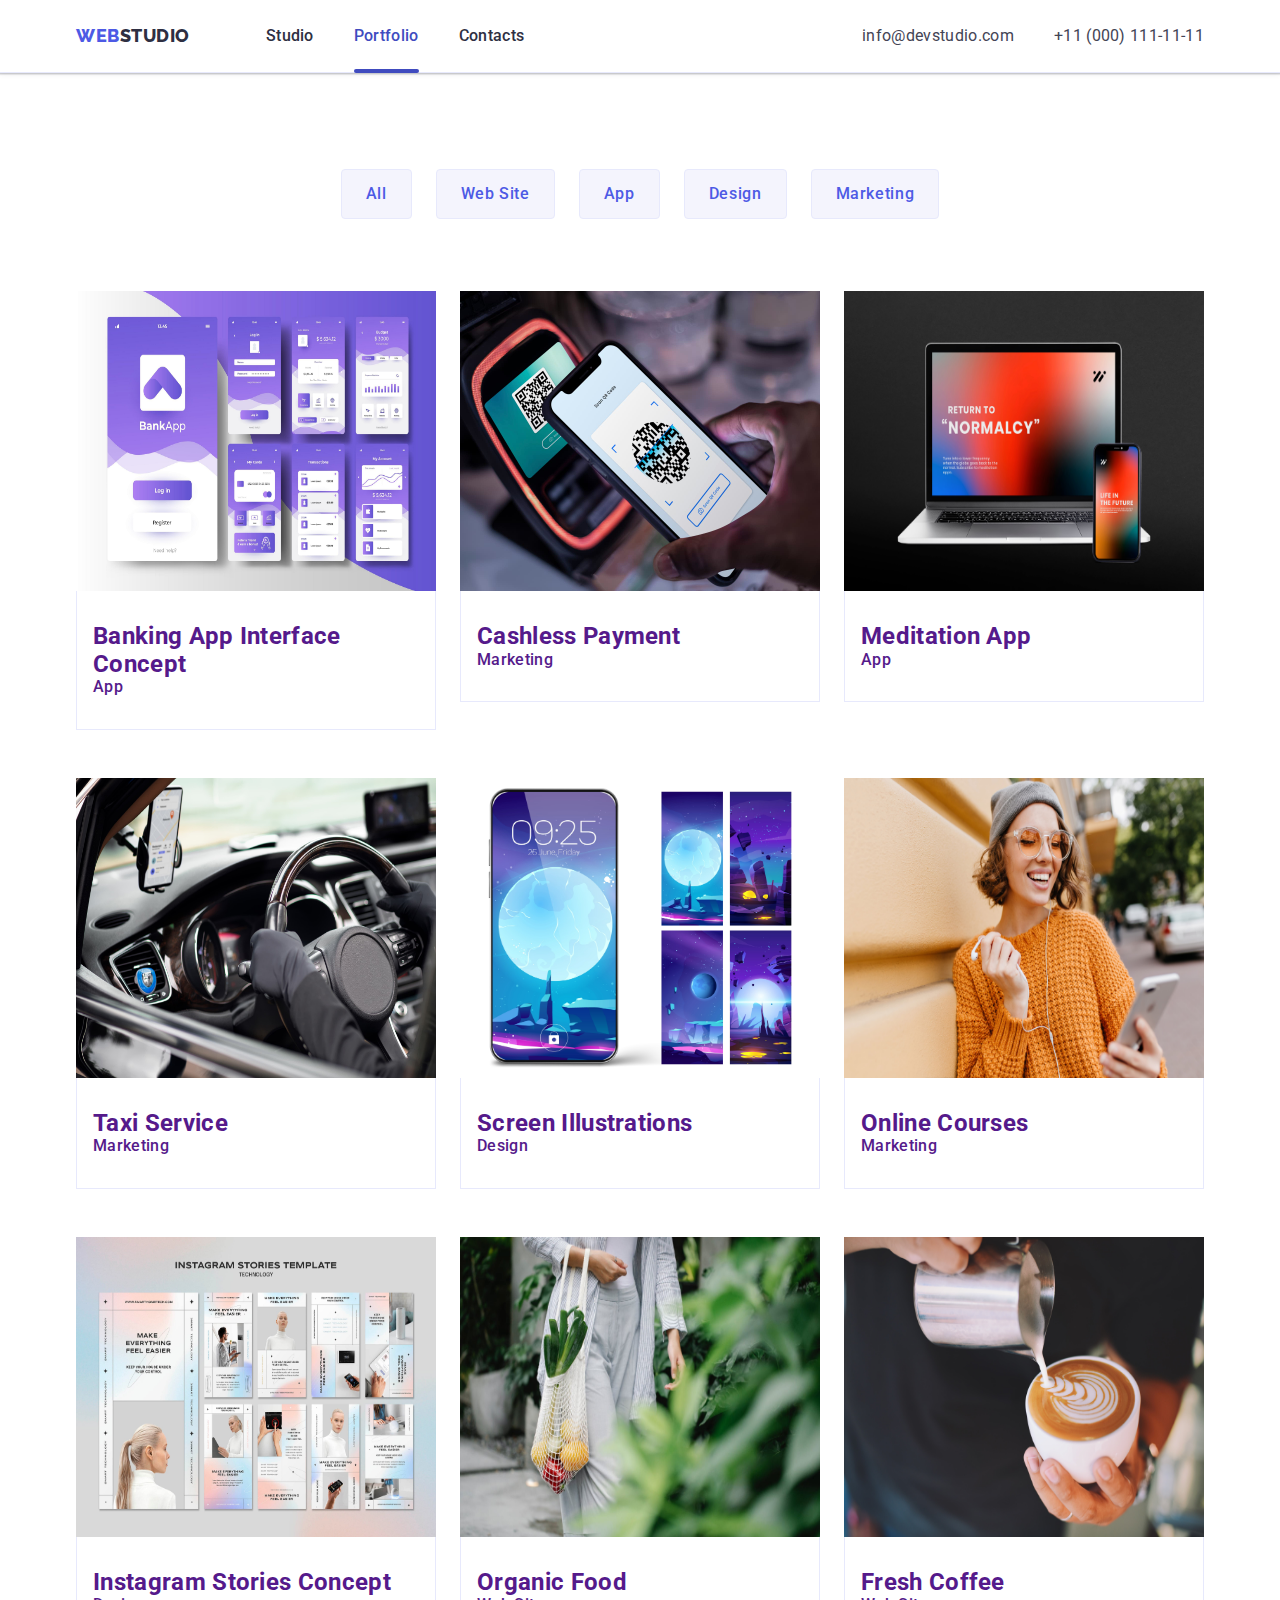
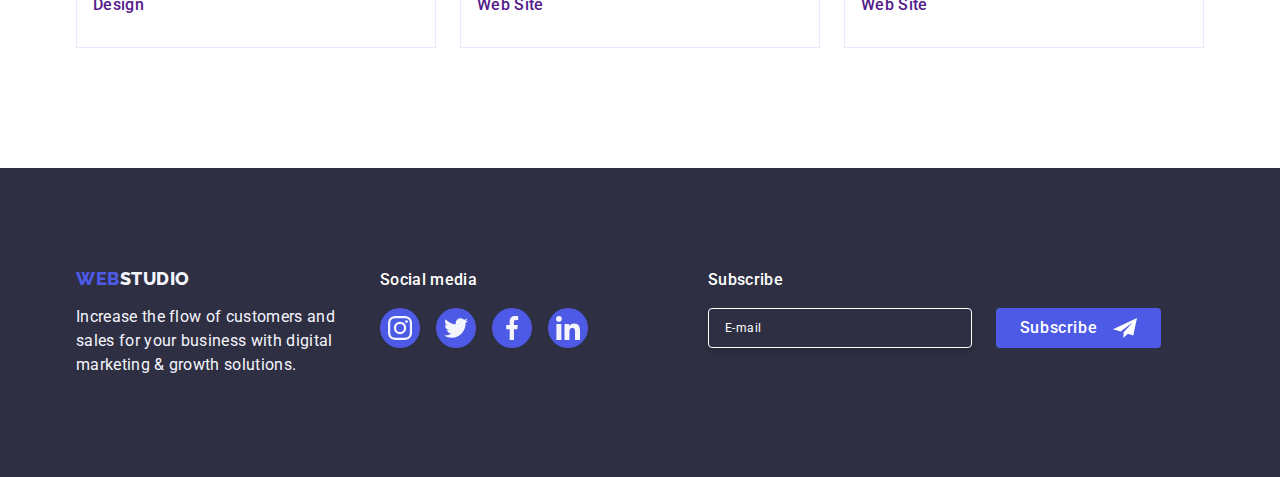
<file: portfolio.html>
<!DOCTYPE html>
<html lang="en">
  <head>
    <meta charset="UTF-8" />
    <meta name="viewport" content="width=device-width, initial-scale=1.0" />
    <title>Portfolio</title>
    <link rel="preconnect" href="https://fonts.googleapis.com" />
    <link rel="preconnect" href="https://fonts.gstatic.com" crossorigin />
    <link
      href="https://fonts.googleapis.com/css2?family=Raleway:wght@800&family=Roboto:wght@400;500;700;900&display=swap"
      rel="stylesheet"
    />
    <link
      rel="stylesheet"
      href="https://cdnjs.cloudflare.com/ajax/libs/modern-normalize/1.0.0/modern-normalize.min.css"
    />
    <link rel="stylesheet" href="./css/styles.css" />
  </head>
  <body>
    <header class="main-container-header">
      <div class="container-header container">
        <nav class="nav-menu">
          <a class="logo link" href="./index.html"
            >Web<span class="header-logo">Studio</span></a
          >
          <ul class="main-menu list">
            <li>
              <a class="link-list link" href="./index.html">Studio</a>
            </li>
            <li>
              <a class="link-list link link-active" href="./portfolio.html">Portfolio</a>
            </li>
            <li>
              <a class="link-list link" href="">Contacts</a>
            </li>
          </ul>
        </nav>
        <address class="contact-details">
          <ul class="contact-details-list list">
            <li>
              <a class="contact-item link" href="mailto:info@devstudio.com"
                >info@devstudio.com</a
              >
            </li>
            <li>
              <a class="contact-item link" href="tel:+110001111111"
                >+11 (000) 111-11-11</a
              >
            </li>
          </ul>
        </address>
      </div>
    </header>
    <main>
      <section class="main-section">
        <div class="container">
          <h1 class="visually-hidden">Hidden text</h1>
          <ul class="container-btns-filter btn-list list">
            <li>
              <button class="btn-filter btn-shadow" type="button">All</button>
            </li>
            <li>
              <button class="btn-filter btn-shadow" type="button">
                Web Site
              </button>
            </li>
            <li>
              <button class="btn-filter btn-shadow" type="button">App</button>
            </li>
            <li>
              <button class="btn-filter btn-shadow" type="button">
                Design
              </button>
            </li>
            <li>
              <button class="btn-filter btn-shadow" type="button">
                Marketing
              </button>
            </li>
          </ul>
          <ul class="grid-list list">
            <li class="project-card">
              <a class="link link-card" href="">
                
                  <div class="transition-project-card">
                  <img
                    src="./images/banking-app.jpg"
                    alt="screenshots of the app
            interface"
                    width="360"
                    height="300"
                  />
                  <p class="description-transition-card">
                    14 Stylish and User-Friendly App Design Concepts · Task
                    Manager App · Calorie Tracker App · Exotic Fruit Ecommerce
                    App · Cloud Storage App
                  </p>
                </div>
                <div class="card-item">
                  <h2 class="title-article">Banking App Interface Concept</h2>
                  <p class="article">App</p>
                </div>
              </a>
            </li>
            <li class="project-card">
              <a class="link link-card" href="">
                <div class="transition-project-card">
                  <img
                    src="./images/cashless-payment.jpg"
                    alt="smartphone scanning qr-code"
                    width="360"
                    height="300"
                  />
                  <p class="description-transition-card">
                    14 Stylish and User-Friendly App Design Concepts · Task
                    Manager App · Calorie Tracker App · Exotic Fruit Ecommerce
                    App · Cloud Storage App
                  </p>
                </div>
                <div class="card-item">
                  <h2 class="title-article">Cashless Payment</h2>
                  <p class="article">Marketing</p>
                </div>
              </a>
            </li>
            <li class="project-card">
              <a class="link link-card" href="">
                <div class="transition-project-card">
                  <img
                    src="./images/meditation-app.jpg"
                    alt="notebook and smartphone"
                    width="360"
                    height="300"
                  />
                  <p class="description-transition-card">
                    14 Stylish and User-Friendly App Design Concepts · Task
                    Manager App · Calorie Tracker App · Exotic Fruit Ecommerce
                    App · Cloud Storage App
                  </p>
                </div>
                <div class="card-item">
                  <h2 class="title-article">Meditation App</h2>
                  <p class="article">App</p>
                </div>
              </a>
            </li>
            <li class="project-card">
              <a class="link link-card" href="">
                <div class="transition-project-card">
                  <img
                    src="./images/taxi-service.jpg"
                    alt="car steering wheel"
                    width="360"
                    height="300"
                  />
                  <p class="description-transition-card">
                    14 Stylish and User-Friendly App Design Concepts · Task
                    Manager App · Calorie Tracker App · Exotic Fruit Ecommerce
                    App · Cloud Storage App
                  </p>
                </div>
                <div class="card-item">
                  <h2 class="title-article">Taxi Service</h2>
                  <p class="article">Marketing</p>
                </div>
              </a>
            </li>
            <li class="project-card">
              <a class="link link-card" href="">
                <div class="transition-project-card">
                  <img
                    src="./images/screen-illustrations.jpg"
                    alt="sample screen-illustrations"
                    width="360"
                    height="300"
                  />
                  <p class="description-transition-card">
                    14 Stylish and User-Friendly App Design Concepts · Task
                    Manager App · Calorie Tracker App · Exotic Fruit Ecommerce
                    App · Cloud Storage App
                  </p>
                </div>
                <div class="card-item">
                  <h2 class="title-article">Screen Illustrations</h2>
                  <p class="article">Design</p>
                </div>
              </a>
            </li>
            <li class="project-card">
              <a class="link link-card" href="">
                <div class="transition-project-card">
                  <img
                    src="./images/online-courses.jpg"
                    alt="young woman with headphones and smartphone"
                    width="360"
                    height="300"
                  />
                  <p class="description-transition-card">
                    14 Stylish and User-Friendly App Design Concepts · Task
                    Manager App · Calorie Tracker App · Exotic Fruit Ecommerce
                    App · Cloud Storage App
                  </p>
                </div>
                <div class="card-item">
                  <h2 class="title-article">Online Courses</h2>
                  <p class="article">Marketing</p>
                </div>
              </a>
            </li>
            <li class="project-card">
              <a class="link link-card" href="">
                <div class="transition-project-card">
                  <img
                    src="./images/instagram-stories-concept.jpg"
                    alt="concept layouts"
                    width="360"
                    height="300"
                  />
                  <p class="description-transition-card">
                    14 Stylish and User-Friendly App Design Concepts · Task
                    Manager App · Calorie Tracker App · Exotic Fruit Ecommerce
                    App · Cloud Storage App
                  </p>
                </div>
                <div class="card-item">
                  <h2 class="title-article">Instagram Stories Concept</h2>
                  <p class="article">Design</p>
                </div>
              </a>
            </li>
            <li class="project-card">
              <a class="link link-card" href="">
                <div class="transition-project-card">
                  <img
                    src="./images/organic-food.jpg"
                    alt="woman with vegetables in a net"
                    width="360"
                    height="300"
                  />
                  <p class="description-transition-card">
                    14 Stylish and User-Friendly App Design Concepts · Task
                    Manager App · Calorie Tracker App · Exotic Fruit Ecommerce
                    App · Cloud Storage App
                  </p>
                </div>
                <div class="card-item">
                  <h2 class="title-article">Organic Food</h2>
                  <p class="article">Web Site</p>
                </div>
              </a>
            </li>
            <li class="project-card">
              <a class="link link-card" href="">
                <div class="transition-project-card">
                  <img
                    src="./images/fresh-coffee.jpg"
                    alt="cup of coffee"
                    width="360"
                    height="300"
                  />
                  <p class="description-transition-card">
                    14 Stylish and User-Friendly App Design Concepts · Task
                    Manager App · Calorie Tracker App · Exotic Fruit Ecommerce
                    App · Cloud Storage App
                  </p>
                </div>
                <div class="card-item">
                  <h2 class="title-article">Fresh Coffee</h2>
                  <p class="article">Web Site</p>
                </div>
              </a>
            </li>
          </ul>
        </div>
      </section>
    </main>
    <footer class="last-section">
      <div class="container container-footer">
        <div class="footer-column1">
          <a class="logo link" href="./index.html"
            >Web<span class="footer-logo">Studio</span></a
          >
          <p class="last-section-text">
            Increase the flow of customers and sales for your business with
            digital marketing & growth solutions.
          </p>
        </div>
        <div class="container-footer-icons">
          <p class="footer-socials-title">Social media</p>
          <ul class="footer-socials">
            <li class="footer-object-social-icon">
              <a class="socialmedia-footer-link" href="">
                <svg class="footer-icon-socialmedia" width="24" height="24">
                  <use href="./images/icons.svg#icon-social-instagram-2"></use>
                </svg>
              </a>
            </li>
            <li class="footer-object-social-icon">
              <a class="socialmedia-footer-link" href="">
                <svg class="footer-icon-socialmedia" width="24" height="24">
                  <use href="./images/icons.svg#icon-social-twitter-1"></use>
                </svg>
              </a>
            </li>
            <li class="footer-object-social-icon">
              <a class="socialmedia-footer-link" href="">
                <svg class="footer-icon-socialmedia" width="24" height="24">
                  <use href="./images/icons.svg#icon-social-facebook-1"></use>
                </svg>
              </a>
            </li>
            <li class="footer-object-social-icon">
              <a class="socialmedia-footer-link" href="">
                <svg class="footer-icon-socialmedia" width="24" height="24">
                  <use href="./images/icons.svg#icon-social-linkedin-1"></use>
                </svg>
              </a>
            </li>
          </ul>
        </div>
        <div class="container-footer-form">
          <p class="footer-form-title">Subscribe</p>
          <form class="footer-form">
            <label class="footer-form-label">
            <input 
              class="footer-input-form"
              name="email"
              type="email"
              placeholder="E-mail"
              required></label>
          <button class="btn-submit-footer" type="submit">Subscribe
              <svg class="footer-form-icon" width="24" height="24">
                <use href="./images/icons.svg#icon-Frame-3"></use></svg>
            </button>
          </form>
        </div>
      </div>
    </footer>
  </body>
</html>
</file>
<file: css/styles.css>
:root {
  --brand-color-iris: #4d5ae5;
  --brand-color-navyblue: #2e2f42;
  --brand-color-slate: #434455;
  --brand-color-white: #ffffff;
  --brand-color-cloud: #f4f4fd;
  --brand-color-ocean: #404bbf;
  --brand-color-buttonsborder: #e7e9fc;
  --brand-color-light-slate: #8e8f99;
  --brand-color-dairy: #fcfcfc;
}
body {
  font-family: "Roboto", sans-serif;
  color: #434455;
  background-color: #fff;
  overflow-x: hidden;
}

*,
*::before,
*::after {
  margin: 0;
  padding: 0;
  box-sizing: border-box;
}

img {
  display: block;
}

.logo {
  font-family: "Raleway", sans-serif;
  font-weight: 800;
  font-size: 18px;
  line-height: 1.17;
  letter-spacing: 0.03em;
  text-transform: uppercase;
  color: var(--brand-color-iris);
  display: inline-block;
}

.nav-menu > .logo {
  margin-top: 16px;
}

.link {
  text-decoration: none;
}

.link-list {
  position: relative;
  display: inline-block;
  line-height: 1.5;
  letter-spacing: 0.02em;
  color: var(--brand-color-navyblue);
  transition: color 250ms cubic-bezier(0.4, 0, 0.2, 1);
  font-weight: 500;
  padding: 24px 0;
}

.link-list:hover,
.link-list:focus {
  color: var(--brand-color-ocean);
  transition: 250ms;
  animation-timing-function: cubic-bezier(0.4, 0, 0.2, 1);
}

.link-list:focus::after,
.link-list:active::after {
  opacity: 1;
}

.link-active {
  color: var(--brand-color-ocean);
}

.header-logo {
  color: var(--brand-color-navyblue);
}

.footer-logo {
  color: var(--brand-color-cloud);
}

.list {
  list-style-type: none;
  color: var(--brand-color-navyblue);
  font-weight: 500;
  letter-spacing: 0.32px;
  text-decoration: none;
}

.list,
.list-section,
.section-team,
.btn-list {
  list-style-type: none;
}

.contact-details-list {
  font-style: normal;
  display: flex;
  justify-content: flex-end;
  gap: 40px;
  letter-spacing: 0.32px;
  list-style-type: none;
}

.contact-details-list-mobile {
}

.contact-item {
  font-weight: 400;
  line-height: 1.5;
  letter-spacing: 0, 02em;
  color: var(--brand-color-slate);
  transition: color 250ms cubic-bezier(0.4, 0, 0.2, 1);
}

.contact-item:hover,
.contact-item:focus {
  color: var(--brand-color-ocean);
  transition: 250ms;
  animation-timing-function: cubic-bezier(0.4, 0, 0.2, 1);
}

.block-with-button {
  padding: 188px 0;
  display: flex;
  flex-direction: column;
  justify-content: center;
  background-color: var(--brand-color-navyblue);
  background-image: linear-gradient(
      rgba(46, 47, 66, 0.7),
      rgba(46, 47, 66, 0.7)
    ),
    url("../images/people-office.jpg");
  background-size: cover;
  background-position: center;
  background-repeat: no-repeat;
  position: relative;
  max-width: 1440px;
  margin: 0 auto;
}

@media (min-device-pixel-ratio: 2),
  (-webkit-min-device-pixel-ratio: 2),
  (min-resolution: 192dpi),
  (min-resolution: 2dppx) {
  .block-with-button {
    background-image: url("../images/people-office@2x.jpg");
  }
}

.text-block {
  position: relative;
  max-width: 496px;
  font-size: 56px;
  line-height: 1.07;
  text-align: center;
  letter-spacing: 0.02em;
  color: var(--brand-color-white);
  font-weight: 700;
  display: flex;
  align-self: center;
}
.btn-order {
  position: relative;
  display: block;
  min-width: 169px;
  height: 56px;
  border: none;
  background-color: var(--brand-color-iris);
  border-radius: 4px;
  cursor: pointer;
  align-self: center;
  font-family: inherit;
  font-weight: 500;
  font-size: 16px;
  line-height: 1.5;
  letter-spacing: 0.04em;
  color: var(--brand-color-white);
  padding: 16px 32px;
  margin-top: 48px;
  transition: background-color 250ms cubic-bezier(0.4, 0, 0.2, 1);
}

.btn-order:hover {
  background-color: var(--brand-color-ocean);
  color: var(--brand-color-white);
  transition: 250ms;
  animation-timing-function: cubic-bezier(0.4, 0, 0.2, 1);
}

.btn-order:focus {
  background-color: var(--brand-color-ocean);
  transition: 250ms;
  animation-timing-function: cubic-bezier(0.4, 0, 0.2, 1);
}

.center {
  text-align: center;
}

.section-team {
  padding: 120px 0;

  text-align: center;

  background-color: var(--brand-color-cloud);
}

.photo-team {
  display: block;
  object-fit: cover;
}

.team-item {
  background-color: var(--brand-color-white);
  border-radius: 0 0 4px 4px;

  box-shadow: 0px 2px 1px 0px rgba(46, 47, 66, 0.08),
    0px 1px 1px 0px rgba(46, 47, 66, 0.16),
    0px 1px 6px 0px rgba(46, 47, 66, 0.08);
}

.title-section {
  margin-bottom: 72px;
  font-size: 36px;
  line-height: 1.11;
  text-align: center;
  letter-spacing: 0.02em;
  text-transform: capitalize;
  color: var(--brand-color-navyblue);
  font-weight: 700;
}

.section-customers {
  padding-top: 120px;
  padding-bottom: 120px;
}

.customers-list {
  display: flex;
  flex-wrap: wrap;
  gap: 24px;
  list-style: none;
  justify-content: center;
}

.customer-item {
  height: 88px;
  /* width: calc(100% - 20px) / 2; */
  /* flex-basis: calc((100% - 120px) / 2); */
}

.customer-logo {
  fill: currentColor;
  width: 168px;
}

.customer-logo:hover {
  fill: var(--brand-color-ocean);
  transition: 250ms;
  animation-timing-function: cubic-bezier(0.4, 0, 0.2, 1);
}

.customer-link {
  width: 100%;
  height: 100%;
  border: 1px solid var(--brand-color-light-slate);
  border-radius: 4px;
  display: flex;
  align-items: center;
  justify-content: center;
  color: var(--brand-color-light-slate);
  transition: border-color 250ms cubic-bezier(0.4, 0, 0.2, 1),
    color 250ms cubic-bezier(0.4, 0, 0.2, 1);
}

.customer-link:hover,
.customer-link:focus {
  border-color: var(--brand-color-ocean);
  color: var(--brand-color-ocean);
  transition: 250ms;
  animation-timing-function: cubic-bezier(0.4, 0, 0.2, 1);
}
.last-section {
  background-color: var(--brand-color-navyblue);
  padding: 100px 20px;
}

.last-section-text {
  color: var(--brand-color-cloud);
  letter-spacing: 0.32px;
  line-height: 1.5;
  max-width: 264px;
}

.footer-column1 {
  /* margin-right: 120px; */
}

.container-footer {
  display: flex;
  flex-direction: column;
  align-items: center;
  justify-content: space-between;
  gap: 40px;
}

.container-footer-icons .container-mobile-icons {
  display: inline-block;
}

.footer-socials-title {
  font-weight: 500;
  font-size: 16px;
  line-height: 1.5;
  letter-spacing: 0.02em;
  color: var(--brand-color-white);
  margin-bottom: 16px;
}

.footer-socials {
  display: flex;
  justify-content: center;
  gap: 16px;
  list-style: none;
}

.btn-filter {
  background: var(--brand-color-cloud);
  font-weight: 500;
  font-size: 16px;
  line-height: 1.5;
  letter-spacing: 0.04em;
  color: var(--brand-color-iris);
  cursor: pointer;
  font-family: "Roboto", sans-serif;
  padding: 12px 24px;
  border: 1px solid var(--brand-color-buttonsborder);
  border-radius: 4px;
  transition: color 250ms cubic-bezier(0.4, 0, 0.2, 1),
    background-color 250ms cubic-bezier(0.4, 0, 0.2, 1),
    border-color 250ms cubic-bezier(0.4, 0, 0.2, 1),
    box-shadow 250ms cubic-bezier(0.4, 0, 0.2, 1);
}

.btn-filter:hover,
.btn-filter:focus {
  color: var(--brand-color-white);
  background-color: var(--brand-color-ocean);
  border: 1px solid transparent;
  border-radius: 4px;
  transition: 250ms;
  animation-timing-function: cubic-bezier(0.4, 0, 0.2, 1);
}

.btn-shadow:hover,
.btn-shadow:focus {
  box-shadow: 0px 2px 2px 0px rgba(0, 0, 0, 0.12),
    0px 2px 1px 0px rgba(0, 0, 0, 0.08), 0px 3px 1px 0px rgba(0, 0, 0, 0.1);
  transition: 250ms;
  animation-timing-function: cubic-bezier(0.4, 0, 0.2, 1);
}

.main-container-header {
  border-bottom: 1px solid #e7e9fc;
  box-shadow: 0px 1px 6px 0px rgba(46, 47, 66, 0.08),
    0px 1px 1px 0px rgba(46, 47, 66, 0.16),
    0px 2px 1px 0px rgba(46, 47, 66, 0.08);
}

.container-header {
  display: none;
  justify-content: space-between;
  align-items: center;
}

.nav-menu {
  display: flex;
  align-items: center;
}

.main-menu {
  display: flex;
  gap: 40px;
  max-height: 72px;
}

.container-text-block {
  display: flex;
  flex-direction: column;
  justify-content: center;
}

.section-features {
  padding: 120px 16px;
}

.features-list {
  display: flex;
  flex-wrap: wrap;
  gap: 24px;
  justify-content: flex-start;
}

.feature-icon-box {
  background-color: var(--brand-color-cloud);
  border-radius: 4px;
  margin-bottom: 8px;
  display: none;
  align-items: center;
  justify-content: center;
  height: 112px;
}

.section-images {
  padding-bottom: 120px;
  display: none;
}

.title-section-images {
  margin-bottom: 72px;
  text-align: center;
  font-size: 36px;
  line-height: 1.11;
  text-transform: capitalize;
  color: var(--brand-color-navyblue);
  font-weight: 700;
  letter-spacing: 0.02em;
}

.container-images-list {
  display: flex;
  gap: 24px;
}

.box-image {
  width: calc((100% - 48px) / 3);
}

.container-photos-team {
  display: flex;
  justify-content: center;
  flex-wrap: wrap;
  gap: 24px;
  align-items: center;
}

.container-boxname {
  padding: 32px 0;
}

.visually-hidden {
  position: absolute;
  width: 1px;
  height: 1px;
  margin: -1px;
  border: 0;
  padding: 0;
  white-space: nowrap;
  clip-path: inset(100%);
  clip: rect(0 0 0 0);
  overflow: hidden;
}

.container-btns-filter {
  display: flex;
  justify-content: center;
  gap: 24px;
  margin-bottom: 72px;
}

.grid-list {
  display: flex;
  flex-wrap: wrap;
  column-gap: 24px;
  row-gap: 48px;
}

.project-card {
  width: calc((100% - 48px) / 3);
}

.project-card:hover,
.project-card:focus {
  box-shadow: 0px 2px 1px 0px rgba(46, 47, 66, 0.08),
    0px 1px 1px 0px rgba(46, 47, 66, 0.16),
    0px 1px 6px 0px rgba(46, 47, 66, 0.08);
}

.transition-project-card {
  display: block;
  position: relative;
  overflow: hidden;
}

.transition-project-card:hover::after {
  transform: translateY(-100%);
}

.description-transition-card {
  position: absolute;
  top: 0;
  font-size: 16 px;
  font-weight: 400;
  line-height: 1.5;
  letter-spacing: 0.32px;
  color: var(--brand-color-cloud);
  padding: 40px 32px;
  background-color: var(--brand-color-iris);
  height: 100%;
  width: 100%;
  transform: translateY(100%);
  transition: transform 250ms cubic-bezier(0.4, 0, 0.2, 1);
}

.description-transition-card::after {
  content: "";
  position: absolute;
}

.description-transition-card:hover::after {
  transform: translateY(-100%);
}

.link-card:hover .description-transition-card,
.link-card:focus .description-transition-card {
  transform: translateY(0%);
  transition: 250ms;
  animation-timing-function: cubic-bezier(0.4, 0, 0.2, 1);
}
.link-card {
  transition: box-shadow 250ms cubic-bezier(0.4, 0, 0.2, 1);
}

.link-card:hover,
.link-card:focus {
  box-shadow: 0px 2px 1px 0px rgba(46, 47, 66, 0.08),
    0px 1px 1px 0px rgba(46, 47, 66, 0.16),
    0px 1px 6px 0px rgba(46, 47, 66, 0.08);
  transition: 250ms;
  animation-timing-function: cubic-bezier(0.4, 0, 0.2, 1);
}
.main-section {
  padding-top: 96px;
  padding-bottom: 120px;
}

.card-item {
  padding: 32px 16px;
  border: 1px solid var(--brand-color-buttonsborder);
  border-top: none;
  transition: 250ms;
  animation-timing-function: cubic-bezier(0.4, 0, 0.2, 1);
}

h2 > .title-article {
  margin-bottom: 8px;
}

.icon-socialmedia {
  width: 16px;
  height: auto;
  fill: var(--brand-color-cloud);
}

.socialmedia-link {
  width: 100%;
  height: 100%;
  background-color: var(--brand-color-iris);
  border-radius: 50%;
  display: flex;
  align-items: center;
  justify-content: center;
  transition: background-color 250ms cubic-bezier(0.4, 0, 0.2, 1);
}

.socialmedia-link:hover,
.socialmedia-link:focus {
  background-color: var(--brand-color-ocean);
  transition: background-color 250ms cubic-bezier(0.4, 0, 0.2, 1);
}

.footer-icon-socialmedia {
  fill: var(--brand-color-cloud);
}

.icons-socialmedia-team {
  list-style: none;
  display: flex;
  justify-content: center;
  gap: 24px;
  margin-top: 8px;
  margin-left: 16px;
  margin-right: 16px;
}

.object-social-icon {
  width: 40px;
  height: 40px;
}

.footer-object-social-icon {
  width: 40px;
  height: 40px;
  gap: 16px;
}

.socialmedia-footer-link {
  width: 100%;
  height: 100%;
  background-color: var(--brand-color-iris);
  border-radius: 50%;
  display: flex;
  align-items: center;
  justify-content: center;
  transition: background-color 250ms cubic-bezier(0.4, 0, 0.2, 1);
}

.socialmedia-footer-link:hover,
.socialmedia-footer-link:focus {
  background-color: #31d0aa;
  transition: 250ms;
  animation-timing-function: cubic-bezier(0.4, 0, 0.2, 1);
}

.container-footer-form {
  display: inline-block;
}

.footer-form-title {
  margin-bottom: 16px;
  font-weight: 500;
  font-size: 16px;
  line-height: 1.5;
  letter-spacing: 0.02em;
  color: var(--brand-color-white);
}

.footer-form {
  display: flex;
  flex-wrap: wrap;
  justify-content: center;
  gap: 24px;
}

.footer-input-form {
  width: 264px;
  height: 40px;
  border: 1px solid var(--WHITE, #fff);
  background-color: transparent;
  font-size: 12px;
  line-height: 1.5;
  letter-spacing: 0.04em;
  padding-left: 16px;
  box-shadow: 0px 4px 4px 0px rgba(0, 0, 0, 0.15);
  border-radius: 4px;
  color: var(--brand-color-white);
  /* margin-bottom: 16px; */
  justify-content: center;
}

.footer-input-form::placeholder {
  color: #fff;
}

.btn-submit-footer {
  min-width: 165px;
  height: 40px;
  display: flex;
  justify-content: center;
  align-items: center;
  font-family: "Roboto", sans-serif;
  font-size: 16px;
  font-weight: 500;
  line-height: 1.5;
  letter-spacing: 0.04em;
  color: var(--brand-color-white);
  cursor: pointer;
  background-color: var(--brand-color-iris);
  border: none;
  border-radius: 4px;
  margin: auto;
}

.btn-submit-footer:hover,
.btn-submit-footer:focus {
  background-color: var(--brand-color-ocean);
  color: var(--brand-color-white);
  transition: 250ms;
  animation-timing-function: cubic-bezier(0.4, 0, 0.2, 1);
}

.footer-form-icon {
  margin-left: 16px;
  fill: var(--brand-color-white);
}

/* modal-window */
.backdrop {
  position: fixed;
  left: 0;
  top: 0;
  width: 100%;
  height: 100%;
  background-color: rgba(46, 47, 66, 0.4);
  transition: opacity 250ms cubic-bezier(0.4, 0, 0.2, 1),
    visibility 250ms cubic-bezier(0.4, 0, 0.2, 1);
}

.modal {
  padding-top: 72px;
  padding-bottom: 24px;
  padding-left: 24px;
  padding-right: 24px;

  position: absolute;
  top: 50%;
  left: 50%;
  transform: translate(-50%, -50%);
  max-width: 408px;
  width: 90%;
  min-height: 584px;
  background-color: var(--brand-color-dairy);
  box-shadow: 0px 2px 1px 0px rgba(0, 0, 0, 0.2),
    0px 1px 3px 0px rgba(0, 0, 0, 0.12), 0px 1px 1px 0px rgba(0, 0, 0, 0.14);
  border-radius: 4px;
  transition: transform 250ms cubic-bezier(0.4, 0, 0.2, 1);
}

.close-btn {
  position: absolute;
  top: 24px;
  right: 24px;
  width: 24px;
  height: 24px;
  background-color: var(--brand-color-buttonsborder);
  border: 1px solid rgba(0, 0, 0, 0.1);
  border-radius: 50%;
  display: flex;
  align-items: center;
  justify-content: center;
  cursor: pointer;
  transition: background-color 250ms cubic-bezier(0.4, 0, 0.2, 1),
    border 250ms cubic-bezier(0.4, 0, 0.2, 1);
}

.close-btn:hover,
.close-btn:focus {
  background-color: var(--brand-color-ocean);
  border: none;
  fill: var(--brand-color-white);
}

.is-hidden {
  opacity: 0;
  visibility: hidden;
  pointer-events: none;
}

.icon-close-modal-window {
  transition: fill 250ms cubic-bezier(0.4, 0, 0.2, 1);
}

.description-modal-window {
  font-weight: 500;
  font-size: 16px;
  line-height: 1.5;
  text-align: center;
  letter-spacing: 0.02em;
  color: var(--brand-color-navyblue);
  margin-bottom: 16px;
}

.order-form {
  display: flex;
}

.fieldname-modal {
  font-size: 12px;
  line-height: 1.17;
  letter-spacing: 0.04em;
  display: block;
  margin-bottom: 4px;
}

.fieldname-text-color {
  color: var(--brand-color-light-slate);
}

.input-field-container {
  position: relative;
}

.input-field-container:focus .placeholder-textfield-feedback {
  color: var(--brand-color-navyblue);
  padding-top: 8px;
}

.input-field-container:focus-within svg {
  fill: var(--brand-color-iris);
}

.input-container {
  margin-bottom: 8px;
}

.input-feedback-container {
  margin-bottom: 16px;
}

.input-textfield-modal {
  width: 100%;
  height: 40px;
  border: 1px solid rgba(46, 47, 66, 0.4);
  border-radius: 4px;
  background-color: transparent;
  padding-left: 38px;
  outline: transparent;
  transition: border-color 250ms cubic-bezier(0.4, 0, 0.2, 1);
  font-family: "Roboto", sans-serif;
}

.input-textfield-modal:focus {
  border-color: var(--brand-color-iris);
}

.textfield-feedback-modal {
  height: 120px;
  font-size: 12px;
  line-height: 1.17;
  letter-spacing: 0.04em;
  color: rgba(46, 47, 66, 0.4);
  border: 1px solid rgba(46, 47, 66, 0.4);
  border-radius: 4px;
  background-color: transparent;
  padding: 8px 16px;
  outline: transparent;
  resize: none;
  transition: border-color 250ms cubic-bezier(0.4, 0, 0.2, 1);
}

.textfield-feedback-modal:focus {
  border-color: var(--brand-color-iris);
}

.input-checkbox-container {
  margin-bottom: 24px;
}

.approval-description {
  display: block;
  font-size: 12px;
  line-height: 1.17;
  letter-spacing: 0.04em;
  color: var(--brand-color-light-slate);
  margin-bottom: 24px;
}

.input-checkbox-icon {
  width: 16px;
  height: 16px;
  border: 1px solid rgba(46, 47, 66, 0.4);
  border-radius: 2px;
  transition: background-color 250ms cubic-bezier(0.4, 0, 0.2, 1),
    border 250ms cubic-bezier(0.4, 0, 0.2, 1),
    fill 250ms cubic-bezier(0.4, 0, 0.2, 1);
  display: inline-flex;
  align-items: center;
  justify-content: center;
  fill: transparent;
}

.input-checkbox-modal:checked + .approval-description .input-checkbox-icon {
  background-color: var(--brand-color-ocean);
  border: none;
  fill: var(--brand-color-cloud);
}

.privacy-policy-link {
  color: var(--brand-color-iris);
  line-height: 16px;
}

.btn-submit-modal {
  display: block;
  min-width: 169px;
  height: 56px;
  font-family: "Roboto", sans-serif;
  font-size: 16px;
  font-weight: 500;
  line-height: 1.5;
  letter-spacing: 0.04em;
  color: var(--brand-color-white);
  cursor: pointer;
  background: var(--brand-color-iris);
  border: none;
  border-radius: 4px;
  transition: background-color 250ms cubic-bezier(0.4, 0, 0.2, 1);
  margin-top: 24px;
  margin-left: auto;
  margin-right: auto;
}

.btn-submit-modal:hover,
.btn-submit-modal:focus {
  background-color: var(--brand-color-ocean);
  color: var(--brand-color-white);
  transition: 250ms;
  animation-timing-function: cubic-bezier(0.4, 0, 0.2, 1);
}

.modal-window-icon {
  position: absolute;
  left: 16px;
  top: 50%;
  transform: translateY(-50%);
  transition: fill 250ms cubic-bezier(0.4, 0, 0.2, 1);
}

.js-menu-container {
  display: none;
}

.js-menu-container.is-open {
  display: flex;
  flex-direction: column;
  position: fixed;
  top: 0;
  bottom: 0;
  left: 0;
  right: 0;
  background-color: var(--brand-color-white);
  z-index: 100;
  padding: 40px;
}

.mobile-menu-container {
  display: flex;
  width: 100%;
  justify-content: space-between;
  align-items: center;
  height: 70px;
}

.side-menu-mobile {
  width: 100%;
  background-color: white;
}

.mobile-logo {
  justify-content: center;
  margin-left: 16px;
}
.hamburger-menu-btn {
  background-color: transparent;
  border: none;
  width: 32px;
  height: 22px;
  margin-right: 16px;
}

.mobile-nav-menu {
  display: flex;
  flex-direction: column;
  justify-content: space-between;
  flex-grow: 1;
}
.btn-close-mobile-menu {
  border: 1px solid rgba(0, 0, 0, 0.1);
  border-color: var(--brand-color-buttonsborder);
  background: transparent;
  width: 24px;
  height: 24px;
  border-radius: 50%;

  display: flex;
  align-items: center;
  justify-content: center;
  cursor: pointer;
  transition: background-color 250ms cubic-bezier(0.4, 0, 0.2, 1),
    border 250ms cubic-bezier(0.4, 0, 0.2, 1);
}

.main-menu-mobile {
  display: flex;
  flex-direction: column;
}

.main-menu-mobile::after {
  display: none;
}

.link-list-mobile {
  font-size: 36px;
  font-weight: 700;
  line-height: 40px;
  letter-spacing: 0.72px;

  display: inline-block;
  gap: 40px;
  color: var(--brand-color-navyblue);
  transition: color 250ms cubic-bezier(0.4, 0, 0.2, 1);
  font-weight: 500;
}

.mobile-menu-socials {
  display: flex;
  list-style: none;
  justify-content: center;
  align-items: center;
  gap: 56px;
}

.mobile-social-icon {
  width: 40px;
  height: 40px;
}

.contact-mobile-list {
  display: flex;
  flex-direction: column;
  margin-bottom: 48px;
  margin-top: 284px;
  gap: 56px;
}

.mobile-contact-phone {
  width: 100%;
  display: flex;
  flex-wrap: nowrap;
  color: var(--brand-color-iris);
  font-size: 36px;
  font-weight: 700;
  line-height: 40px;
  font-style: normal;
}

.mobile-contact-email {
  color: var(--brand-color-slate);
  font-size: 20px;
  font-weight: 500;
  line-height: 24px;
  letter-spacing: 0, 4px;
  font-style: normal;
}

.button-container {
  position: absolute;
  top: 24px;
  right: 24px;
}

.container-mobile-icons {
  display: flex;
  justify-content: center;
}

@media (max-width: 767px) {
  .box-feature {
    flex: 1;
    min-width: 300px;
    margin: 16px;
    text-align: left;
  }

  .link-active-mobile {
    color: var(--brand-color-ocean);
  }

  .link-list {
    padding: 0;
  }

  .link-list-mobile {
    font-weight: 700;
  }

  .footer-form-title {
    display: flex;
    justify-content: center;
  }
  .footer-form-label {
    width: 100%;
    margin: 0 auto;
    display: flex;
    justify-content: center;
  }

  .social-media-title {
    display: flex;
    align-items: center;
  }

  .last-section-text {
    margin-top: 18px;
  }

  .footer-input-form {
    width: 100%;
  }

  .footer-socials-title {
    justify-content: center;
  }

  .container-footer-icons {
    text-align: center;
  }

  .footer-column1 {
    text-align: center;
  }
  .features-list .title-article {
    font-size: 36px;
    font-weight: 700;
    line-height: 40px;
    letter-spacing: 0.72px;
    text-align: center;
  }

  .features-list .article {
    font-size: 16px;
    font-weight: 500;
    line-height: 24px;
    letter-spacing: 0.32px;
    padding-bottom: 72px;
  }

  .section-features {
    padding: 0 16px;
    padding-top: 96px;
    padding-bottom: 24px;
  }
}

/* tablet */

@media (min-width: 768px) {
  .container-header {
    display: flex;
    align-items: center;
    margin: 0 16px;
  }

  .features-list .title-article {
    font-size: 36px;
    font-weight: 700;
    line-height: 40px;
    letter-spacing: 0.72px;
    text-align: center;
  }

  .features-list .article {
    font-size: 16px;
    font-weight: 500;
    line-height: 24px;
    letter-spacing: 0.32px;
    padding-bottom: 72px;
  }

  .section-features .title-article {
    text-align: left;
  }

  .mobile-menu-container {
    display: none;
  }

  .logo {
    margin-bottom: 16px;
    margin-right: 76px;
  }

  .link-active::after {
    content: "";
    display: block;
    width: 100%;
    height: 4px;
    border-radius: 2px;
    background-color: var(--brand-color-ocean);
    position: absolute;
    bottom: -1px;
    left: 0;
    opacity: 1;
  }

  .link.list {
    padding: 24px 0;
  }
  .side-menu-mobile {
    display: none;
  }

  .footer-socials {
    max-width: 288px;
    gap: 16px;
  }

  .container-photos-team {
    display: flex;
    flex-flow: row wrap;
    align-items: center;
  }

  .contact-details-list {
    gap: 0;
  }

  .box-feature {
    width: calc((100% - 72px) / 2);
  }

  .customer-item {
    height: 88px;
    width: calc((100% - 120px) / 3);
    display: flex;
  }

  .container-footer {
    justify-content: flex-start;
    max-width: 768px;
    align-items: flex-start;
    margin: 0 auto;
    flex-direction: row;
    flex-wrap: wrap;
  }

  .footer-column1 {
    margin-right: 0;
  }

  .last-section-text {
    text-align: left;
  }
  .footer-form-title {
    text-align: left;
  }

  .section-images {
    /* display: none; */
  }

  .features-list {
    list-style: none;
    padding: 0;
    margin: 0;
    display: flex;
    flex-wrap: wrap;
    justify-content: center;
  }

  .container-photos-team {
    width: calc(100% - 72px) / 2;
    display: flex;
    flex-wrap: wrap;
    justify-content: center;
    align-items: center;
    margin: 0 auto;
  }
}

@media ((min-width: 768px) and (max-width: 1158px)) {
  .contact-details-list {
    flex-direction: column;
  }

  .container-photos-team {
    width: calc(100% - 72px) / 2;
    margin: 0 auto;
    padding-left: 156px;
    padding-right: 156px;
  }

  .customers-list {
    width: calc((100% - 72px) / 2);
    display: flex;
    flex-wrap: wrap;
    align-items: center;
    justify-content: center;
    margin: 0 auto;
  }
}

/* komputer */
@media (min-width: 1158px) {
  .container-photos-team {
    display: flex;
    gap: 24px;
    justify-content: center;
  }

  .container {
    width: 1158px;
    margin: 0 auto;
    padding: 0 15px;
  }

  .block-with-button {
    padding: 188px 0;
  }

  .feature-icon-box {
    display: flex;
  }

  .section-images {
    padding-bottom: 120px;
    display: flex;
  }

  .team-item {
    width: calc((100% - 72px) / 4);
  }

  .customer-item {
    width: calc((100% - 120px) / 6);
  }

  .section-features {
    padding: 120px 0;
  }

  .modal {
    width: 408px;
  }

  .container-footer {
    display: flex;
    align-items: baseline;
    max-width: 1158px;
  }

  .last-section {
    padding: 100px 0;
  }

  .footer-column1 {
    margin-right: 0;
  }

  .footer-form {
    display: flex;
  }

  .container-footer-icons {
    display: inline-block;
    margin-right: 80px;
  }

  .contact-details-list {
    gap: 40px;
    flex-direction: row;
  }

  .section-features .title-article {
    margin-bottom: 8px;
    font-weight: 500;
    font-size: 20px;
    line-height: 1.2;
    letter-spacing: 0.02em;
    color: var(--brand-color-navyblue);
    /* text-align: center; */
  }

  .section-features .article {
    color: var(--brand-color-slate);
    font-weight: 400;
    letter-spacing: 0.02em;
    line-height: 1.5;
  }

  .box-feature {
    width: calc((100% - 72px) / 4);
  }
}
</file>
